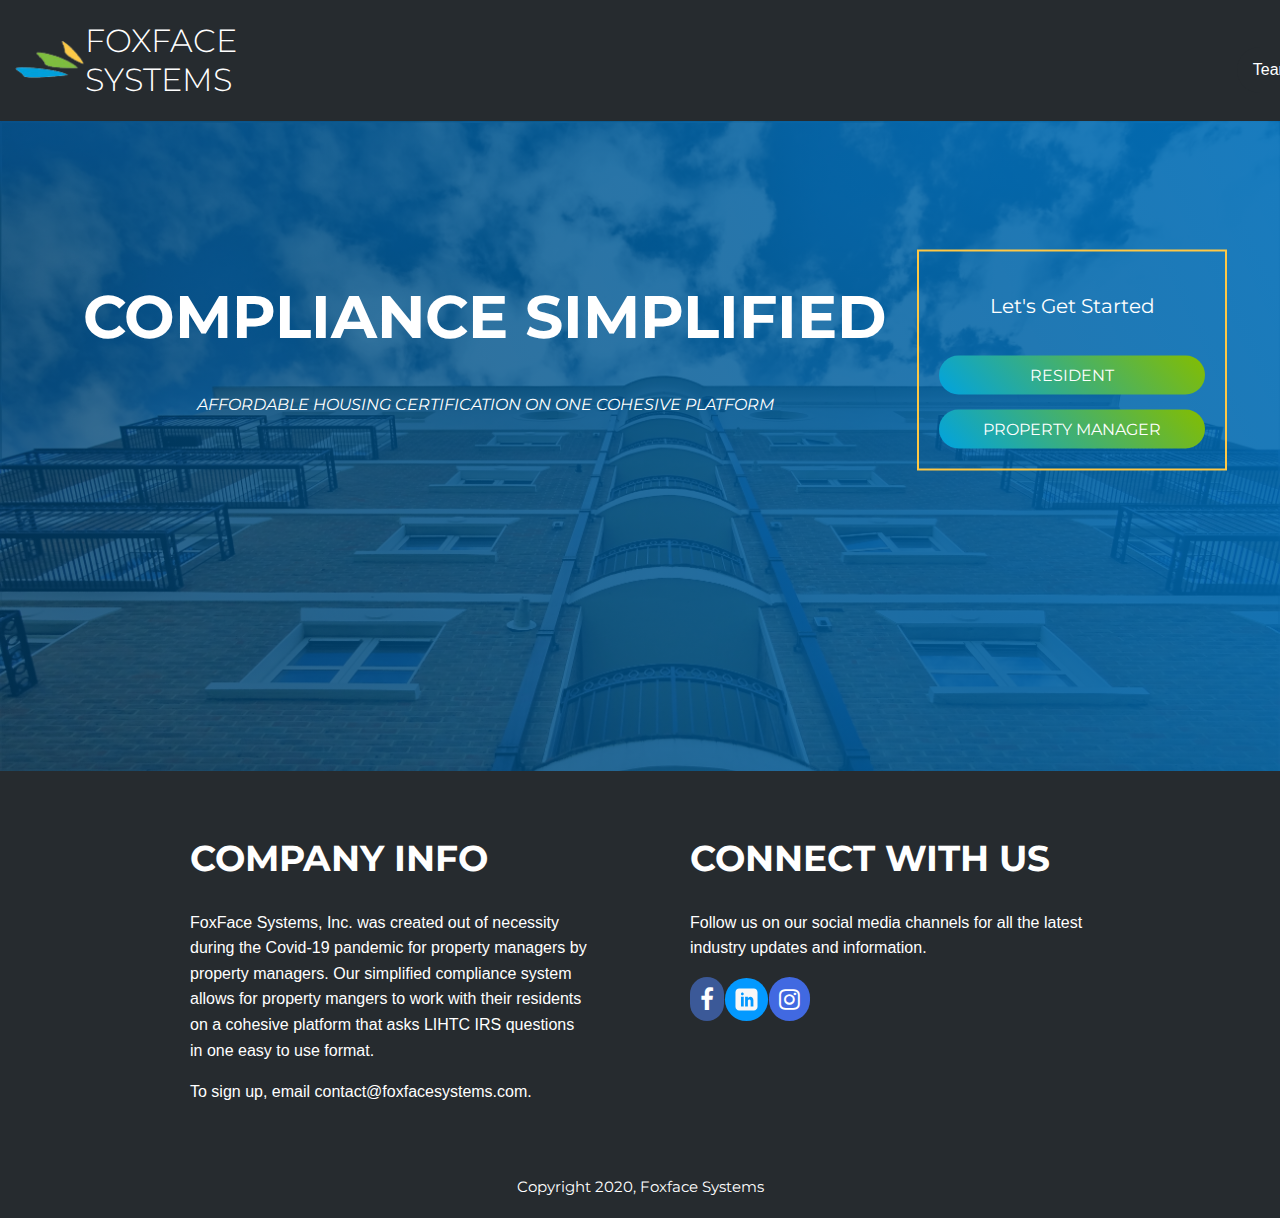
<file: index.html>
<!doctype html>
<html lang="en">
<head>
  <meta charset="utf-8">
  <title>Foxface Systems</title>
  <meta name="viewport" content="width=device-width, initial-scale=1">
  <link rel="preconnect" href="https://fonts.gstatic.com">
  <link href="https://fonts.googleapis.com/css2?family=Montserrat:wght@100;400&display=swap" rel="stylesheet">
  <link rel="stylesheet" href="css/styles.css">
  <link rel="stylesheet" href="css/normalize.css">
  <link rel="stylesheet" href="https://cdnjs.cloudflare.com/ajax/libs/font-awesome/4.7.0/css/font-awesome.min.css">
</head>

<body onresize="resize()">
  <div class="mobile-container">

    <!-- Top Navigation Menu -->
    <div class="topnav">
    <div class="header">
      <img class="img-logo" src="images/FoxFaceLogo-Recovered.png" class="active">
      <h1 class="name">Foxface Systems</h1>
    </div>
      <div class="main-nav" id="myLinks">
        <a href="team.html">Team</a>
        <a href="#">Resources</a>
        <a href="contact.html">Contact</a>
      </div>
      <a href="javascript:void(0);" class="icon" onclick="myFunction()">
        <i id="bars" class="fa fa-bars"></i>
      </a>
    </div>
<div class="wrap">
    <section class="wrapper">
        <div class="background">
          <h2 class="tag"><strong>Compliance Simplified</strong></h2>
            <p class="phrase"><em>Affordable housing certification on one cohesive platform</em></p>
        </div>
        <div>
          <form class="form">
            <p class="form-title">Let's Get Started</p>
            <button class="btn default" type="submit" value="Resident"><a href="dashboard.html">Resident</a></button>
            <button class="btn default" type="submit" value="Property Manager">Property Manager</button>
          </form>
        </div>
    </section>
</div>




<main class="flex" id="info">
      <div class="card">
        <h2 class="card-title"><strong>Company info</strong></h2>
        <p class="card-info">
          FoxFace Systems, Inc. was created out of necessity during the Covid-19 pandemic for property managers by property managers. Our simplified compliance system allows for property mangers to work with their residents on a cohesive platform that asks LIHTC IRS questions in one easy to use format.
      </p>

      <p class="card-info">To sign up, email <a href="contact@foxfacesystems.com">contact@foxfacesystems.com.</a></p>

      </div>
    <div class="card">
        <h2 class="card-title"><strong>Connect with us</strong></h2>
      <p class="card-info">Follow us on our social media channels for all the latest industry updates and information.</p>
      <ul class="media">
        <li><a href="https://www.facebook.com/foxfacesystemsinc" class="fa fa-facebook"></a></li>
        <li><a href="https://www.linkedin.com/in/alicia-vennes-cam%C2%AE-8a404469/" class="social linkedin"></a></li>
        <li><a href="https://www.instagram.com/foxfacesystems"><i style="font-size:24px" class="fa instagram">&#xf16d;</i></a></li>
      </ul>
        <p></p>
      </div>
</main>
    <footer>
    <p class="copyright">Copyright 2020, Foxface Systems</p>
    </footer>
    <script src="js/main.js"></script>
  </body>
  </html>
</file>
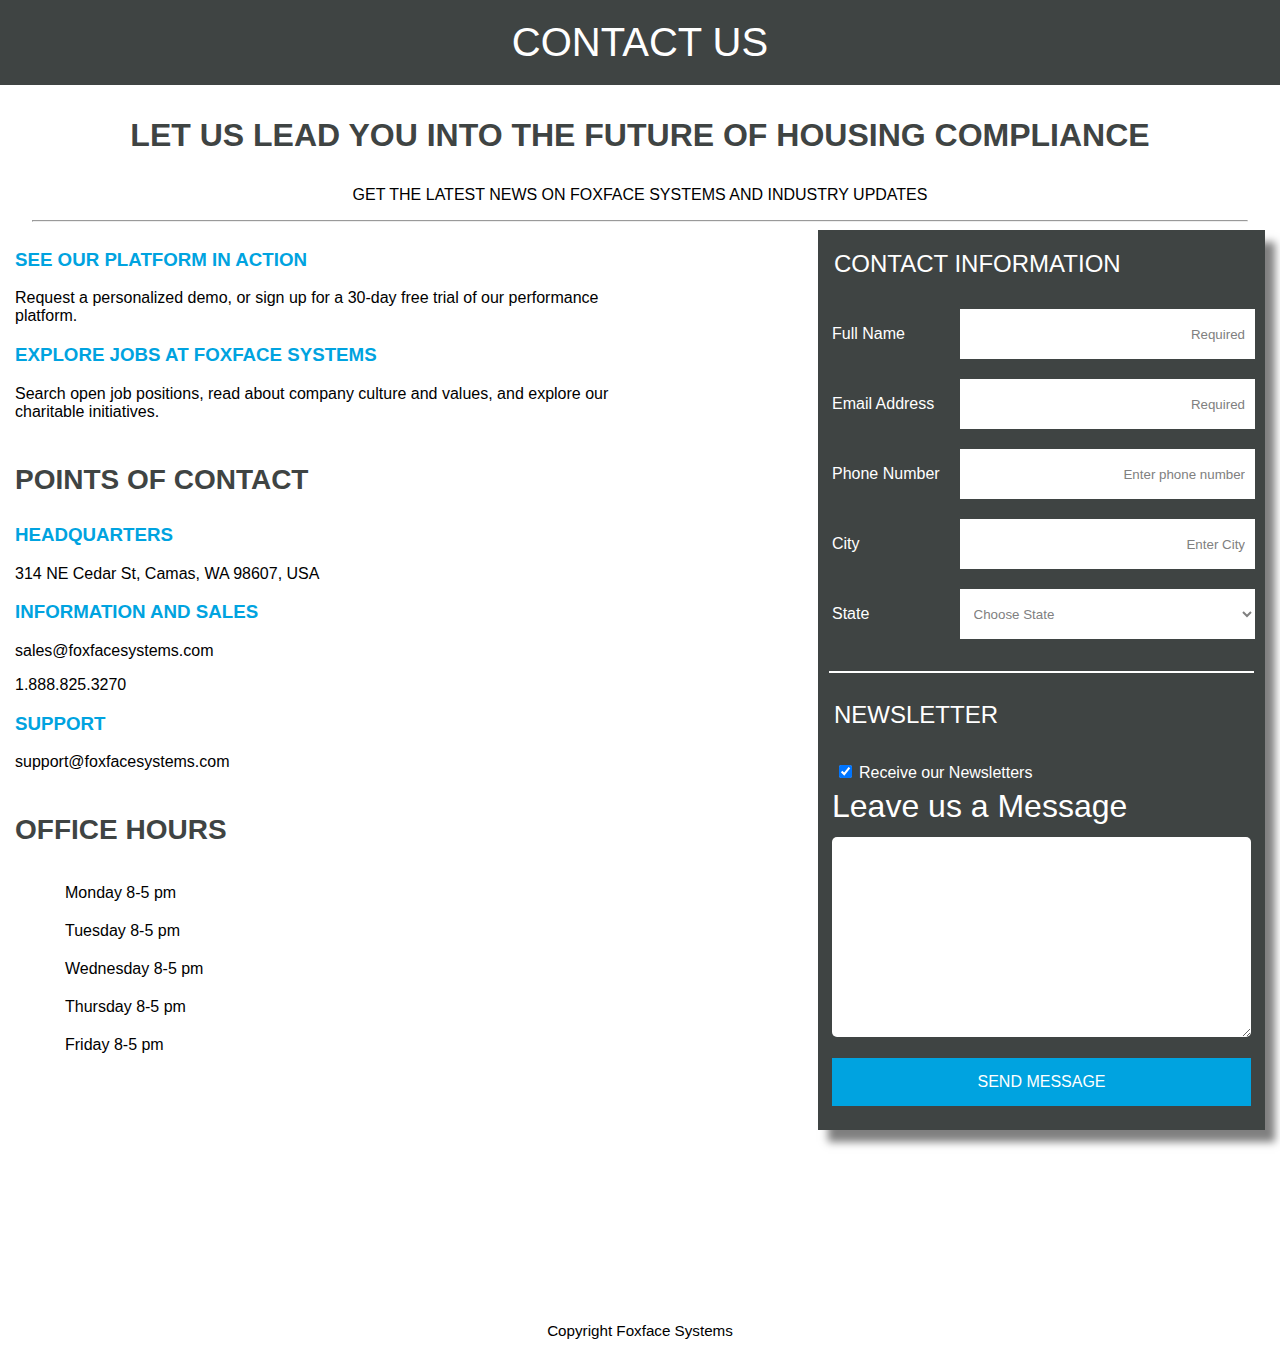
<file: contact.html>
<!DOCTYPE html>
<html lang="en">
<head>
    <meta charset="UTF-8">
    <meta name="viewport" content="width=, initial-scale=1.0">
    <link rel="stylesheet" href="css/contact.css">
    <title>Contact Us</title>
</head>
<body>
        <body>
        <div class="wrapper">
        <div class="headline">
        <header>Contact Us</header>         
                        <h3 class="tagline">Let us lead you into the future of Housing Compliance</h3>
                        <p>Get the latest news on Foxface Systems and industry updates</p>
                </div>
                
                <hr class="line">
        <div class="container">
                <div class="second-headline">
                        <h3>See our platform in action</h3>
                        <p>Request a personalized demo, or sign up for a 30-day free trial of our performance platform.</p>
                        <h3>Explore jobs at Foxface Systems</h3>
                        <p>Search open job positions, read about company culture and values, and explore our charitable initiatives.</p>
                        <h3 class="info">Points of Contact</h3>
                        <h3>Headquarters</h3>
                        <p>314 NE Cedar St, Camas, WA 98607, USA</p>
                        <h3>Information and Sales</h3>
                        <p>sales@foxfacesystems.com</p>
                        <p>1.888.825.3270</p>
                        <h3>Support</h3>
                        <p>support@foxfacesystems.com</p>
                        <h3 class="info">Office Hours</h3>
                        <ul class="office-hours">
                        <li>Monday 8-5 pm</li>
                        <li>Tuesday 8-5 pm</li>
                        <li>Wednesday 8-5 pm</li>
                        <li>Thursday 8-5 pm</li>
                        <li>Friday 8-5 pm</li>
                        </ul>
                </div>
                
                        <form action="index.html" method="POST">
                        <fieldset class="topsection">
                
                        <legend><h2>Contact Information</h2></legend>
                <div class="column" >
                        <label class="questionaire" for="name">Full Name</label> 
                        <input class="slot" type="text" id="name" name="user_name" placeholder="Required" required><br>
                </div>
                 <div class="column">
                        <label class="questionaire" for="email">Email Address</label>
                        <input class="slot" type="text" id="email" name="user_email" placeholder="Required" required><br>
                </div>
                <div class="column">
                        <label class="questionaire" for="phone">Phone Number</label>
                        <input class="slot" type="tel" id="phone" name="phone" placeholder="Enter phone number" required><br>
                </div>
                <div class="column">
                        <label class="questionaire" for="city">City</label>
                        <input  class="slot" type="text" id="city" name="user_city" placeholder="Enter City" required><br>
                </div>
                <div class="column">
                        <label class="questionaire" for="state">State</label>
                        <select id="state" class="slot" name="state" >
                                <optgroup label="Choose State">
                                        <option value="" selected disabled hidden>Choose State</option>
                                        <option value="AL">Alabama</option>
                                        <option value="AK">Alaska</option>
                                        <option value="AZ">Arizona</option>
                                        <option value="AR">Arkansas</option>
                                        <option value="CA">California</option>
                                        <option value="CO">Colorado</option>
                                        <option value="CT">Connecticut</option>
                                        <option value="DE">Delaware</option>
                                        <option value="DC">District Of Columbia</option>
                                        <option value="FL">Florida</option>
                                        <option value="GA">Georgia</option>
                                        <option value="HI">Hawaii</option>
                                        <option value="ID">Idaho</option>
                                        <option value="IL">Illinois</option>
                                        <option value="IN">Indiana</option>
                                        <option value="IA">Iowa</option>
                                        <option value="KS">Kansas</option>
                                        <option value="KY">Kentucky</option>
                                        <option value="LA">Louisiana</option>
                                        <option value="ME">Maine</option>
                                        <option value="MD">Maryland</option>
                                        <option value="MA">Massachusetts</option>
                                        <option value="MI">Michigan</option>
                                        <option value="MN">Minnesota</option>
                                        <option value="MS">Mississippi</option>
                                        <option value="MO">Missouri</option>
                                        <option value="MT">Montana</option>
                                        <option value="NE">Nebraska</option>
                                        <option value="NV">Nevada</option>
                                        <option value="NH">New Hampshire</option>
                                        <option value="NJ">New Jersey</option>
                                        <option value="NM">New Mexico</option>
                                        <option value="NY">New York</option>
                                        <option value="NC">North Carolina</option>
                                        <option value="ND">North Dakota</option>
                                        <option value="OH">Ohio</option>
                                        <option value="OK">Oklahoma</option>
                                        <option value="OR">Oregon</option>
                                        <option value="PA">Pennsylvania</option>
                                        <option value="RI">Rhode Island</option>
                                        <option value="SC">South Carolina</option>
                                        <option value="SD">South Dakota</option>
                                        <option value="TN">Tennessee</option>
                                        <option value="TX">Texas</option>
                                        <option value="UT">Utah</option>
                                        <option value="VT">Vermont</option>
                                        <option value="VA">Virginia</option>
                                        <option value="WA">Washington</option>
                                        <option value="WV">West Virginia</option>
                                        <option value="WI">Wisconsin</option>
                                        <option value="WY">Wyoming</option>
                                </optgroup>
                               </select>
                        </div>
                 </fieldset>

                
                <hr class="lastline">
                
                <fieldset>
                        <legend><h2>Newsletter</h2></legend>
                        <input type="checkbox" id="usernews" value="interest_usernews" name="user_interest" checked="checked"><label class="code" for="htmlnews">Receive our Newsletters</label><br>
                      
                <div class="tagline">
                        <label for="comments">Leave us a Message</label><br>
                        <textarea cols="50" rows="10" id="comments" name="user_comments"></textarea>
                </div>     
                        <input type="submit" class="submit" value="Send Message">
                </fieldset>
        </form>
</div>
                <footer>
                <p class="copyright">Copyright Foxface Systems</p>
                </footer>
        </div>
        </body>
</html>
</file>
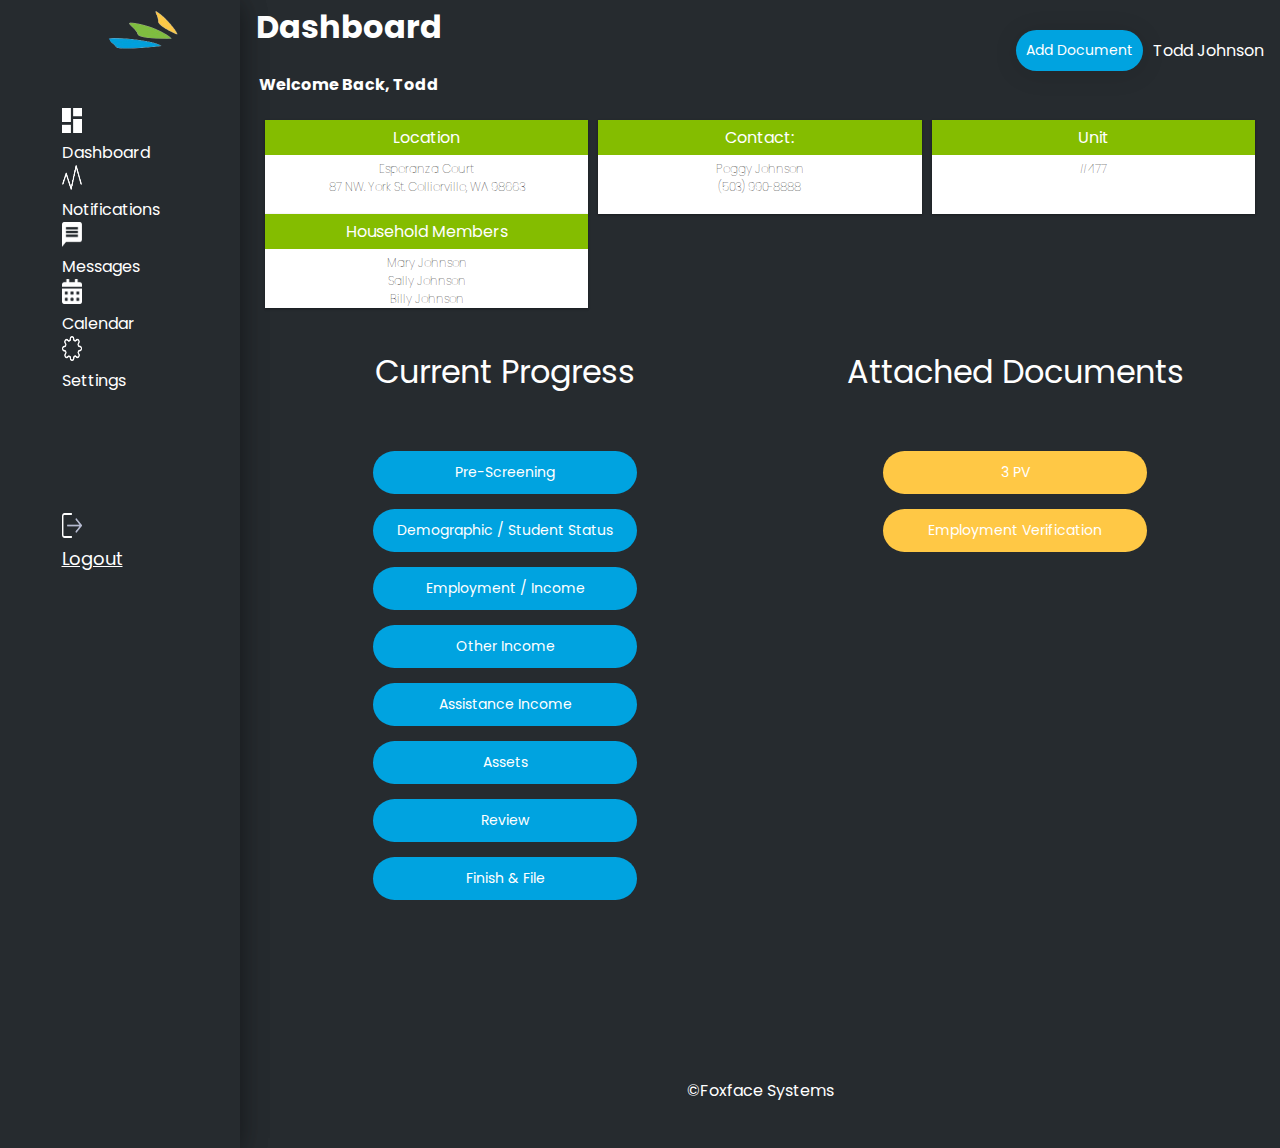
<file: dashboard.html>
<!DOCTYPE html>
<html lang="en">
<head>
    <meta charset="UTF-8">
    <meta http-equiv="X-UA-Compatible" content="IE=edge">
    <meta name="viewport" content="width=device-width, initial-scale=1.0">
    <link rel="stylesheet" href="css/dashboard.css">
    <link rel="stylesheet" href="css/normalize.css">
    <link rel="preconnect" href="https://fonts.gstatic.com">
    <link href="https://fonts.googleapis.com/css2?family=Poppins:wght@500&display=swap" rel="stylesheet"> 
    <title>Resident Dashboard</title>
</head>
<body>
    <div class="grid-container">
        <header class="header">
            <div>
               <h1 class="dashboard">Dashboard</h1>
               <h4>Welcome Back, Todd</h4>
            </div>
            <div class="second-nav">
            <button class="unit">Add Document</button>
            <div class="header__avatar">Todd Johnson
            </div>
            </div>
           
        </header>
        </header>
        <aside class="sidenav"></aside>
        <aside class="sidenav">
            <ul class="sidenav__list">
              <img class="foxface-logo" src="images/foxfacelogo@1x.png" alt="Foxface logo">
              <div class="sidenav__list-item">
                <img class="icons" src="images/dashboardicon.png">
              <li class="sidenav__list-item">Dashboard</li>
            </div>
              <div class="sidenav__list-item">
                <img class="icons" src="images/Notificationicon.png">
                <li class="sidenav__list-item">Notifications</li>
                </div>
                <div class="sidenav__list-item">
                  <img class="icons" src="images/messageicon.png">
              <li class="sidenav__list-item">Messages</li>
              </div>
              <div class="sidenav__list-item">
                <img class="icons" src="images/calendaricon.png">
              <li class="sidenav__list-item">Calendar</li>
              </div>
              <div class="sidenav__list-item">
                <img class="icons" src="images/settingsicon.png">
              <li class="sidenav__list-item">Settings</li>
          
            <div class="logout sidenav__list-item">
              <img class="icons"src="images/logouticon.png"><br>
            <li class="sidenav__list-item"><a href="index.html">Logout</a></li>
            </div>
            </ul>
          </aside>
        <main class="main">
           
            <div class="main-overview">
               <div class="overviewcard">
                    <div class="overview-header">Location</div>
                  <div class="overviewcard__info"> Esperanza Court<br>87 NW. York St.
                    Collierville, WA 98663</div>
                </div>
                <div class="overviewcard">
                  <div class="overview-header">Contact:</div>
                  <div class="overviewcard__info">Peggy Johnson<br>
                  (503) 990-8888
                  </div>
                </div>
                <div class="overviewcard">
                <div class="overview-header">Unit</div>
                  <div class="overviewcard__info">#477</div>
                </div>
                <div class="overviewcard">
                <div class="overview-header">Household Members
                </div>
                  <div class="overviewcard__info">Mary Johnson<br>
                  Sally Johnson<br>
                  Billy Johnson
                  </div>
                </div>
              </div>
              <div class="main-cards">
                <div class="card one">
                    <div class="card-header">Current Progress</div>
                    <ul class="items">
                      <li class="list-item"><button> Pre-Screening</button></li>
                      <li class="list-item"><button> Demographic / Student Status</button></li>
                      <li class="list-item"><button> Employment / Income</button></li>
                      <li class="list-item"><button> Other Income</button></li>
                      <li class="list-item"><button> Assistance Income</button></li>
                      <li class="list-item"><button> Assets</button></li>
                      <li class="list-item"><button> Review</button></li>
                      <li class="list-item"><button> Finish & File</button></li>
                    </ul>
                </div>
                <div class="card two">
                  <div class="card-header">Attached Documents</div>
                  <ul class="items">
                    <li class="card-item"><button> 3 PV</button></li>
                    <li class="card-item"><button> Employment Verification</button></li>
                  </ul>
          </div>
        </main>
        <footer class="footer">
            &copy;Foxface Systems
        </footer>
      </div>
      <script src="js/main.js"></script>
</body>
</html>
</file>
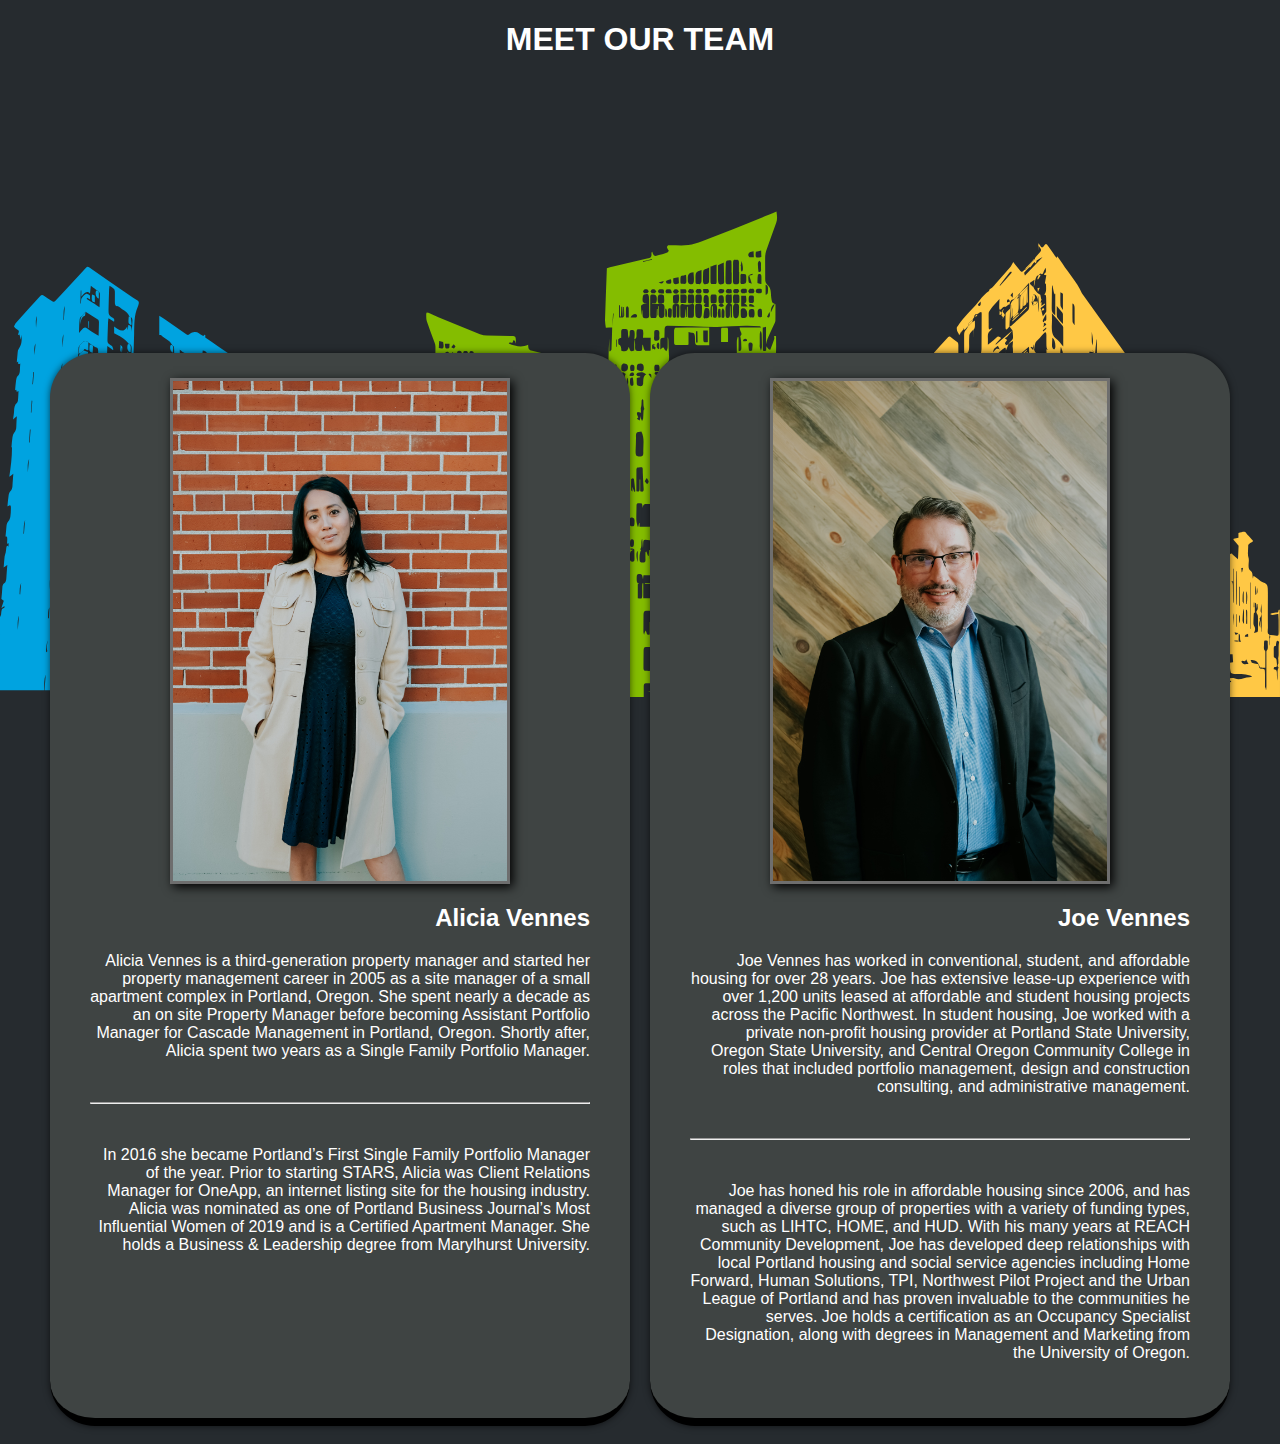
<file: team.html>
<!DOCTYPE html>
<html lang="en">
<head>
    <meta charset="UTF-8">
    <meta name="viewport" content="width=device-width, initial-scale=1.0">
    <link rel="stylesheet" href="css/team.css">
    <title>Team</title>
</head>
<body>
    <h1>Meet our Team</h1>
    
    <main class="flex">
        <div class="card alicia">
            <img src="images/Alicia.jpg" alt="Alicia Vennes">
            <h2 class="card-title"><strong>Alicia Vennes</strong></h2>
            <p class="card-info">
              Alicia Vennes is a third-generation property manager and started her property management career in 2005 as a site manager of a small apartment complex in Portland, Oregon. She spent nearly a decade as an on site Property Manager before becoming Assistant Portfolio Manager for Cascade Management in Portland, Oregon. Shortly after, Alicia spent two years as a Single Family Portfolio Manager.</p> <br>
              <hr><br>
             <p>In 2016 she became Portland’s First Single Family Portfolio Manager of the year. Prior to starting STARS, Alicia was Client Relations Manager for OneApp, an internet listing site for the housing industry. Alicia was nominated as one of Portland Business Journal’s Most Influential Women of 2019 and is a Certified Apartment Manager. She holds a Business & Leadership degree from Marylhurst University.</p> 
        </div>
         <div class="card joe">
        <img src="images/Joe.jpg" alt="Joe Vennes">
        <h2 class="card-title"><strong>Joe Vennes</strong></h2>
        <p class="card-info">
            Joe Vennes has worked in conventional, student, and affordable housing for over 28 years. Joe has extensive lease-up experience with over 1,200 units leased at affordable and student housing projects across the Pacific Northwest. In student housing, Joe worked with a private non-profit housing provider at Portland State University, Oregon State University, and Central Oregon Community College in roles that included portfolio management, design and construction consulting, and administrative management.</p><br>
            <hr><br>
            <p>Joe has honed his role in affordable housing since 2006, and has managed a diverse group of properties with a variety of funding types, such as LIHTC, HOME, and HUD. With his many years at REACH Community Development, Joe has developed deep relationships with local Portland housing and social service agencies including Home Forward, Human Solutions, TPI, Northwest Pilot Project and the Urban League of Portland and has proven invaluable to the communities he serves. Joe holds a certification as an Occupancy Specialist Designation, along with degrees in Management and Marketing from the University of Oregon.
            </p>
    </div>
</main>
</body>
</html>
</file>
<file: css/styles.css>
/* ============================================= */
  /*              Base styles                      */
  /* ============================================= */
  body {
    font-family: 'Montserrat', sans-serif;
    color: rgb(255, 255, 255);
    background-color: #262B2F;

  }
  * p {
    line-height: 1.45em;
  }
  * a {
    text-decoration: none;
  }

  li {
    list-style-type: none;
  }

  .background,
  .card-title {
    text-transform: uppercase;
  }

  .background {
    text-align: center;
  }

  .wrap  {
    background-image: linear-gradient(65deg,
      rgba(0, 59, 99, 0.753), 
      rgba(0, 110, 184, 0.904)
    ),url(../images/pexels-sevenstorm-juhaszimrus-981916.jpg);
    background-size: cover;
  }



/* ============================================= */
  /*              Typography                       */
  /* ============================================= */
  .name {
    text-transform: uppercase;
    color: rgb(255, 255, 255);
    font-weight: 300;
  }

  .header {
    display: flex; 
    align-items: center;
    margin-left: 15px; 
  }

  .mobile-container {
    max-width: 480px;
    margin: auto;
    background-color: #262B2F;;
    height: 500px;
    color: white;
    border-radius: 10px;
  }
  
  .topnav {
    overflow: hidden;
    display: flex;
    position: relative;
    background-color: #262B2F;
  }
  
  .topnav #myLinks {
    display: none;
  }

  i .fa.fa-bars {
    visibility: "visible";
  }
  
  .topnav a {
    color: white;
    font-family: 'Poppins', sans-serif;
    padding: 14px 16px;
    text-decoration: none;
    font-size: 17px;
    display: block; 
  }
  
  .topnav a.icon {
    background: transparent;
    display: block;
    position: absolute;
    right: 0;
    top: 0;
  }
  
  .topnav a:hover {
    background-color: rgb(145, 145, 145);
    color: rgb(255, 255, 255);
  }
  
  .active {
    background-color: #262B2F;
    color: rgb(255, 255, 255);
  }

  /*.main-nav a {
    text-align: center;
    background-color: #262B2F;
    color: white;
    font-family: 'Poppins', sans-serif;
    border-radius: 35px; 
    margin-top: 6px;
    margin-bottom: 6px;
    font-size: 1em; 
  }
  
  
  .main-nav a:hover {
    color: #FFC845;
  }
  
  .name a,
  .main-nav a {
    padding: 5px 25px;
    display: block;
    text-align: center;
  }

  .container {
    padding-left: 1em;
    padding-right: 1em;
   
  }
  
  .main-header {
    text-align: center;
    margin: 0 auto; 
  }*/

  form {
    border:  #FFC845 solid 2px;
    text-align: center;
    padding: 20px 20px; 
  }

  .form-title {
    font-size: 20px; 
  }

  .tag {
    padding: 10px;
    margin: 20px 20px;
    font-size: 40px;
  } 

  .phrase {
    padding: 10px;
    font-size: 10px;
  }
  
  footer {
    text-align: center;
  }
  /* ============================================= */
  /*              Buttons                          */
  /* ============================================= */
  
  .btn {
    margin-top: 15px;
    width: 100%;
    border: none;
    padding: 10px 0;
    text-transform: uppercase;
    border-radius: 25px;
  }
  
  .default {
    background: linear-gradient(45deg, #00A3E0, #84BD00);
  } 
  .default a {
    color: #fff;
  }
  
  
  /* ============================================= */
  /*              Forms                            */
  /* ============================================= */

  .card {
    font-family: 'Montserrat', sans-serif;
    font-weight: 400;
    margin: 10px;
    font-size: 1.5em; 
    padding: 25px 40px 40px;
    height: 300px; 
    text-align: left;
    background-color:#262B2F;
    color: rgb(255, 255, 255);
  }

  .card-info {
    font-size: 16px; 
    color: rgb(255, 255, 255);
    font-family: 'Poppins', sans-serif;
    max-width: 500px;
  }

  p a {
    color: rgb(255, 255, 255);
  }
  p a:hover {
    color:#84BD00;
  }
  
  /* ============================================= */
  /*              Navigation                       */
  /* ============================================= */
  /*
    
  }*/

  .media {
    display: inline-flex;
  }

  .fa {
    background: inherit;
    color: white;
    border-radius: 25px;
    padding: 10px 10px; 
  }

.fa-facebook {
    background: #3B5998;
    color: white;
    border-radius: none;
    padding: 10px 10px; 
  }

  .instagram {
    background-color: royalblue;
  }

.fa:hover {
    transform: scale(1.2, 1.2);
  }


a.linkedin {
    background-image: url(../images/linkedin.svg);
}
a.social {
    display: inline-flex;
    text-indent: -9999px;
    width: 45px;
    height: 45px;
    background-size: 45px 45px;
}

  a.linkedin {
    background-image: url(../images/linkedin.svg);
  }

  a.social:hover {
    transform: scale(1.2, 1.2);
  }
  
  /* ============================================= */
  /*              Images                           */
  /* ============================================= */

.img-logo {
  height: 40px; 
}

  
  /* ============================================= */
  /*              Grid System                      */
  /* ============================================= */
  
  .card {
    flex-basis: 100%;
  }
  
  /* ============================================= */
  /*              Media Queries                    */
  /* ============================================= */
  @media screen and (min-width: 768px) {


 .flex {
   /* TWEENER - IE 10 */
    display: flex;
    max-width: 1000px;
    margin: 0 auto;
    justify-content: center;
  }

  .mobile-container {
    display: inline;
    max-width: max-content;
  }
  
  section {
      position: absolute;
      top: 40%;
      left: 50%;
      transform: translate(-50%, -50%);
  }

  .topnav {
    width: 100%;
    align-items: center;
  }
	.wrap {
    min-height: calc(100vh - 250px);
  }
  
  .wrap img {
    width: 100vw;
    height: 100vh;
    object-fit: cover;
  }
  .wrapper {
    display: inline-flex;
    font-family: 'Montserrat', sans-serif;
  }
  
  .name,
  .main-nav li 
  {
    display: inline-flex;
  }


.name li {
  width: 240px;
}

.img-logo {
  display: block;
  float: left;
  height: 40px;
}

  [class^=col] {
    display: flex;
    justify-content: center;
    margin-top: 0;
    align-items: center;
  }
  
  [class^=col] + [class^=col] {
    margin-left: 10px;
  }
  
  .col {
    width: 20%;
    float: right;
  }
  
  main p {
      line-height: 1.6em;
    }

    form {
      width: max-content;
    }
  
  footer {
      text-align: center;
      font-size: .95em;
      max-width: 1200px;
      margin: 20px auto;
    }
  
  }

  @media screen and (min-width: 1024px) {

  .main-header {
    text-align: left;
    
  }

  .main-nav {
    float: right; 
    padding-top: 20px;
    font-family: 'Montserrat', sans-serif;
    font-weight: 300;
   
  }

  .topnav #myLinks {
   margin-left: 1000px; 
   display: flex;
  }

  .topnav a.icon {
    display: none;
  }

  .tag {
    font-size: 60px;
    width: max-content;
  } 

  .phrase {
    font-size: 16px;
  }
  .location {
    font-size: 20px;
  }

  .main-nav a {
    color: rgb(255, 255, 255); 
    background-color: #262B2F;
    border-radius: 35px; 
    margin-top: 6px;
    margin-bottom: 6px;
    font-size: 1em; 
}
}
</file>
<file: css/contact.css>
* {
    box-sizing: border-box;
}

body {
    font-family: 'Montserrat', sans-serif;
    color: rgb(0, 0, 0); 
    margin: 0 auto; 
    text-align: center; 
}

header {
    background-color: #3F4443; 
    text-transform: uppercase;
    color: rgb(255, 255, 255);
    padding: 20px 20px;
    text-align: center; 
    font-size: 2.5em; 
}
.logo {
    width: 200px; 
    height: 200px; 
}

    
.headline {
    text-align: center; 
    color: rgb(0, 0, 0);
    text-transform: uppercase;
}

.tagline {
    color: #3F4443; 
    font-size: 2em; 
}
form {
    background-color: #3F4443;
    text-align: left;
    box-shadow: 10px 12px 0.5rem rgba(0,0,0,0.5);
}



h2 {
    color: white;
    text-transform: uppercase;
    font-weight: lighter;
}

h3 {
    color:  #00A3E0;
    text-transform: uppercase;
}

.container {
    margin: 0 auto; 
}

p {
    padding-top: 0;
    font-size: 1em;
    color: rgb(0, 0, 0);
}
li {
    list-style: none;
    padding: 10px 10px; 
}
label {
    color: white; 
}

fieldset {
    border: none;
}

.second {
    width: 95%;
    border: solid 1px white;
    margin-top: 15px; 
    margin-bottom: 15px;
}

.slot {
    height: 50px;
    padding: 10px;
    width: 100%;
    background-color: white;
    border: none;
    margin-top: 6px; 
    margin-bottom: 14px;

}

.info {
    color: #3F4443; 
}


.line {
    width: 95%;
}
.newsletter {
    color: white;
}
.lastline {
    width: 95%;
    border: solid 1px white;
}

input,
select {
    padding: 15px; 
    transition-property: width;
    transition-delay:.3s ;
    transition-duration: .5s;
}

input[type="text"]:focus,
input[type="email"]:focus,
input[type="number"]:focus,
textarea:focus {
    border: 2px solid #000000; 
    transition: 0.5s; 
}

input[type="checkbox"],
input[type="radio"] {
    margin: 10px 7px; 
}



input[type="submit"] {
    background-color:  #00A3E0;
    color: white;
    border: none;
    width: 100%;
    font-size: 1em;
    margin: auto; 
    margin-bottom: 14px;
    text-transform: uppercase; 
    cursor: pointer;
}

input[type="submit"]:hover {
    background-color: #84BD00;  
}

textarea {
     background-color: white; 
     margin-top: 3%;
     margin-bottom: 3%;
     border-radius: 5px;
     border: none;
     width: 100%;
     height: 200px;
} 
 
::placeholder {
    text-align: right;
    font-family: 'Montserrat', sans-serif;
    color: gray;
}

select {
    font-family:'Montserrat', sans-serif;
    color: gray;
}

#zip {
    width: 55%
}

/* Footer */

.copyright {
    text-align: center;
    font-size: .95em;
    color:rgb(0, 0, 0);
    margin-top: 15%;
}

/*Media Queries*/

@media(min-width: 768px) {
form,
.second { 
    margin-left: auto;
    margin-right: auto;
    float: right;
}

.second-headline {
    float:left; 
    width: 50%; 
    text-align: left; 
    margin-left: auto;
    margin-right: auto; 
}

.topsection {

    width:100%;
    display:block;
  
}

.container {
    max-width: 1250px; 
}

.column {
    width:100%;
    align-items: baseline;
    display: flex;
    
}

.slot {
    height: 50px;
    padding: 10px;
    width: 75%;
    background-color: white;
    border: none;
    margin-top: 6px; 
    margin-left: 10px;
    margin-bottom: 14px;

}


.questionaire {
    width:30%;
    padding-top: 10px;
    font-size: 1em;
}



.info {
    padding-top: 15px;
    font-size: 1.75em;
}



input[type="submit"] { 
    width: 100%;
}
footer {
    display: flex;
    width: 100%;
    justify-content: center;
}
}
</file>
<file: css/dashboard.css>
html,
body {
    font-family: 'Poppins', sans-serif;
    color: rgb(255, 255, 255); 
    margin: 0;
    padding: 0;
    box-sizing: border-box;
}

input {
  border: none;
  border-radius: 35px;
  background-color: white;
  color:rgb(0, 0, 0);
  padding: 6px;
  font-size: 14px;
}

.header__input {
  margin-left: 15px;
  font-size: 20px;
  color: #000000; 
}

a {
  color: white;
 font-style: none;
}

.second-nav {
  display: inline-flex;
  align-items: center;
}


.icons {
  width: 20px;
  height: 25px; 
}

.unit {
    background-color: #00a3e0;
    border-radius: 50px;
    box-shadow: 0px 3px 26px rgba(0, 0, 0, 0.11);
    font-size: 14px; 
    overflow: hidden;
    padding: 10px 10px; 
    margin-right: 10px; 
}

.foxface-logo {
  margin-left: 45px;
  margin-top: 10px;
  margin-bottom: 50px; 
  border-radius: 21px;
  height: 41px;
  width: 72px;
}

.items {
  color: #000000; 
  padding-top: 20px;
  font-size: 14px; 
  font-weight: 100px;
  text-align: center;
}

.card-items {
  padding: 100px 100px; 
  padding-top: 20px;
  width: 60%;
}

.list-item {
  border-radius: 50px;
  background-color: #00a3e0;
  color: white;
  padding: 10px 10px 10px 10px;
  margin: 15px;
  transition: all 0.2s cubic-bezier(.55,.8,.55,1);
}


.card-item:hover,
.list-item:hover {
  box-shadow: 0 20px 30px rgb(0, 0, 0), 0 15px 15px rgb(0, 0, 0);
  transform: scaleZ(1);
}

.card-item {
  border-radius: 50px;
  background-color: #ffc845;
  color: white;
  padding: 10px 10px 10px 10px;
  margin: 15px;
  transition: all 0.2s cubic-bezier(.55,.8,.55,1);
}

button {
  background-color: inherit;
  border: none;
}


/* Simple dashboard grid CSS */

/* Assign grid instructions to our parent grid container */

  
  .header, footer {
    display: flex;
    align-items: center;
    justify-content: space-between;
    padding: 0 16px;
    background-color: #262B2F;
    text-align: center;
  }

  .sidenav {
    grid-area: sidenav;
    background-color: #262B2F;
  }

  

  .sidenav__list {
    padding: 0;
    list-style-type: none;
  }

  .sidenav__list-item {
    color: rgb(255, 255, 255);
  }

  li.sidenav__list-item:hover {
    color:#00a3e0;
    cursor: pointer;
  }

  .logout {
    margin-top: 120px;
    font-size: 18px;
    min-height: 30px;
    min-width: 70px;
    white-space: nowrap;
  }
  
  .main {
    grid-area: main;
    background-color:#262B2F;
    justify-content: center;
  }

  .main-header {
    display: flex;
    justify-content: space-between;
    margin: 20px;
    padding: 20px;
    height: 150px; /* Force our height since we don't have actual content yet */
    color: rgb(0, 0, 0);
  }

  .card-bar {
    background-color: white;
    box-shadow: 0px 3px 26px rgba(0, 0, 0, 0.09);
    height: 226px;
    margin: 0 auto;
    width: 1526px;
    color: black; 
  }

  .overviewcard {
    align-items: center;
    justify-content: space-between;
    margin: 0 5px; 
    background-color:#ffffff;
    box-shadow: 0 1px 3px rgba(0,0,0,0.12), 0 1px 2px rgba(0,0,0,0.24);
    transition: all 0.3s cubic-bezier(.25,.8,.25,1);
  }

  .overviewcard:hover {
    box-shadow: 0 14px 28px rgba(0,0,0,0.25), 0 10px 10px rgba(0,0,0,0.22);
  }

  .overview-header {
    color: rgb(255, 255, 255);
    background-color: #84BD00;
    padding-top: 5px; 
    padding-bottom: 5px;
    text-align: center; 
  }

  .overviewcard__info {
    text-align: center;
    padding-top: 5px; 
    font-size: 12px;
    font-weight: lighter;
    color: black; 
  }

 
  
  .card {
    flex-direction: column;
    align-items: center;
    width: 100%;
    height: 700px; 
  }

  .card-header {
    color:rgb(255, 255, 255);
    width: 100%;
    font-size: 32px;
    padding-top: 20px; 
    padding-bottom: 20px; 
    text-align: center;
  }

  footer {
    padding-top: 30px;
  }

  /* Force varying heights to simulate dynamic content */
  


  /* Hamburger menu icon, stays fixed on mobile for any possible scrolling */
.menu-icon {
  position: fixed;
  display: flex;
  top: 5px;
  left: 10px;
  align-items: center;
  justify-content: center;
  border-radius: 50%;
  z-index: 1;
  cursor: pointer;
  padding: 12px;
  background-color: #262B2F;
}

/* Make room for the menu icon on mobile */
.header__search {
  margin-left: 42px;
}

/* Mobile-first side nav styles */
.sidenav {
  grid-area: sidenav;
  display: flex;
  flex-direction: column;
  height: 100%;
  width: 240px;
  position: fixed;
  overflow-y: auto;
  box-shadow: 0 2px 2px 0 rgba(0, 0, 0, 0.16), 0 0 0 1px rgba(0, 0, 0, 0.08);
  z-index: 2; /* Needs to sit above the hamburger menu icon */
  background-color: #262B2F;
  transform: translateX(-245px);
  transition: all .6s ease-in-out;
}

/* The active class is toggled on hamburger and close icon clicks */
.sidenav.active {
  transform: translateX(0);
}

/* Only visible on mobile screens */
.sidenav__close-icon {
  position: absolute;
  visibility: visible;
  top: 8px;
  right: 12px;
  cursor: pointer;
  font-size: 20px;
  color: #ddd;
}

/* Non-mobile styles, 750px breakpoint */
    @media only screen and (min-width: 768px) {
        /* Show the sidenav */
      .grid-container {
          display: grid;
          grid-template-columns: 240px 1fr;
          grid-template-rows: 100px 1fr 100px;
          grid-template-areas:
            "sidenav header"
            "sidenav main"
            "sidenav footer";
          height: 100vh;
        }
        
        /* Give every child element its grid name */
        .header {
          grid-area: header;
        }
        .grid-container {
          grid-template-columns: 240px 1fr; /* Show the side nav for non-mobile screens */
          grid-template-areas:
            "sidenav header"
            "sidenav main"
            "sidenav footer";
        }

        .main-overview {
          display: grid;
          grid-template-columns: repeat(auto-fit, minmax(265px, 1fr)); /* Where the magic happens */
          grid-auto-rows: 94px;
          margin: 20px;
        }

        .sidenav {
          display: flex; /* Will be hidden on mobile */
          flex-direction: column;
          grid-area: sidenav;
          background-color: #262B2F;
        }
        .sidenav {
          position: relative; /* Fixed position on mobile */
          transform: translateX(0);
          box-shadow: 0px 3px 26px rgba(0, 0, 0, 0.259);
          align-items: center;
        }
      
        .sidenav__close-icon {
          visibility: hidden;
        }

        
      
      view rawdashboard-
        .footer {
          grid-area: footer;
          background-color: #262B2F;
          text-align: center; 
        }
      }
    
      /* Medium-sized screen breakpoint (tablet, 1050px) */
      @media only screen and (min-width: 1024px) {
        /* Break out main cards into two columns */
        .main-cards {
            column-count: 2;
            column-gap: 20px;
            margin: 20px;
            column-count: 2;
        }

        .card {
          display: flex;
          max-width: 650px;
          margin: auto; 
        }

        .items {
          width: 60%;
        }
      }
</file>
<file: css/team.css>
body {
    text-align: center;
    font-family: 'Montserrat', sans-serif;
    background-color: #262B2F;
    background-image: url(../images/Apartment\ 2.svg);
    background-repeat: no-repeat;
    background-attachment: fixed;
    background-position: center;
}


img {
  height: 500px; 
}

h1 {
  text-transform: uppercase;
  color: white; 
  height: 300px;
}
.card {
    margin-top: 50px; 
    flex-basis: 100%;
  }
.card {
    font-family: 'Montserrat', sans-serif;
    font-weight: 400;
    margin: 10px;
    font-size: 1em; 
    padding: 25px 40px 40px;
    max-width: 500px;
    text-align: right;
    background-color:#3F4443; 
    color: rgb(255, 255, 255);
    border-bottom: 8px solid #000000;
    border-radius: 45px;
    -webkit-box-shadow:0 0 7px rgba(0, 0, 0, 0.6);
    -moz-box-shadow:0 0 7px rgba(0,0,0,0.6);
    box-shadow:0 0 7px rgba(0,0,0,0.6);
}
  .card:hover {
    border-color:  #FFC845;
  }

  .card-info {
    font-size: 16px; 
    color: rgb(255, 255, 255);
  }

  @media screen and (min-width: 768px) {
  .header {
  display: inline-flex;
}
  .flex {
     display: inline-flex;
     max-width: 1500px;
     margin: 0 auto;
     justify-content: center;
   }

   img { 
    display: block;
    margin-left: auto;
    margin-right: auto; 
    box-shadow: 3px 3px 10px rgb(0, 0, 0);
    border: solid 3px rgb(110, 110, 110);
    text-align: center;
}
}
</file>
